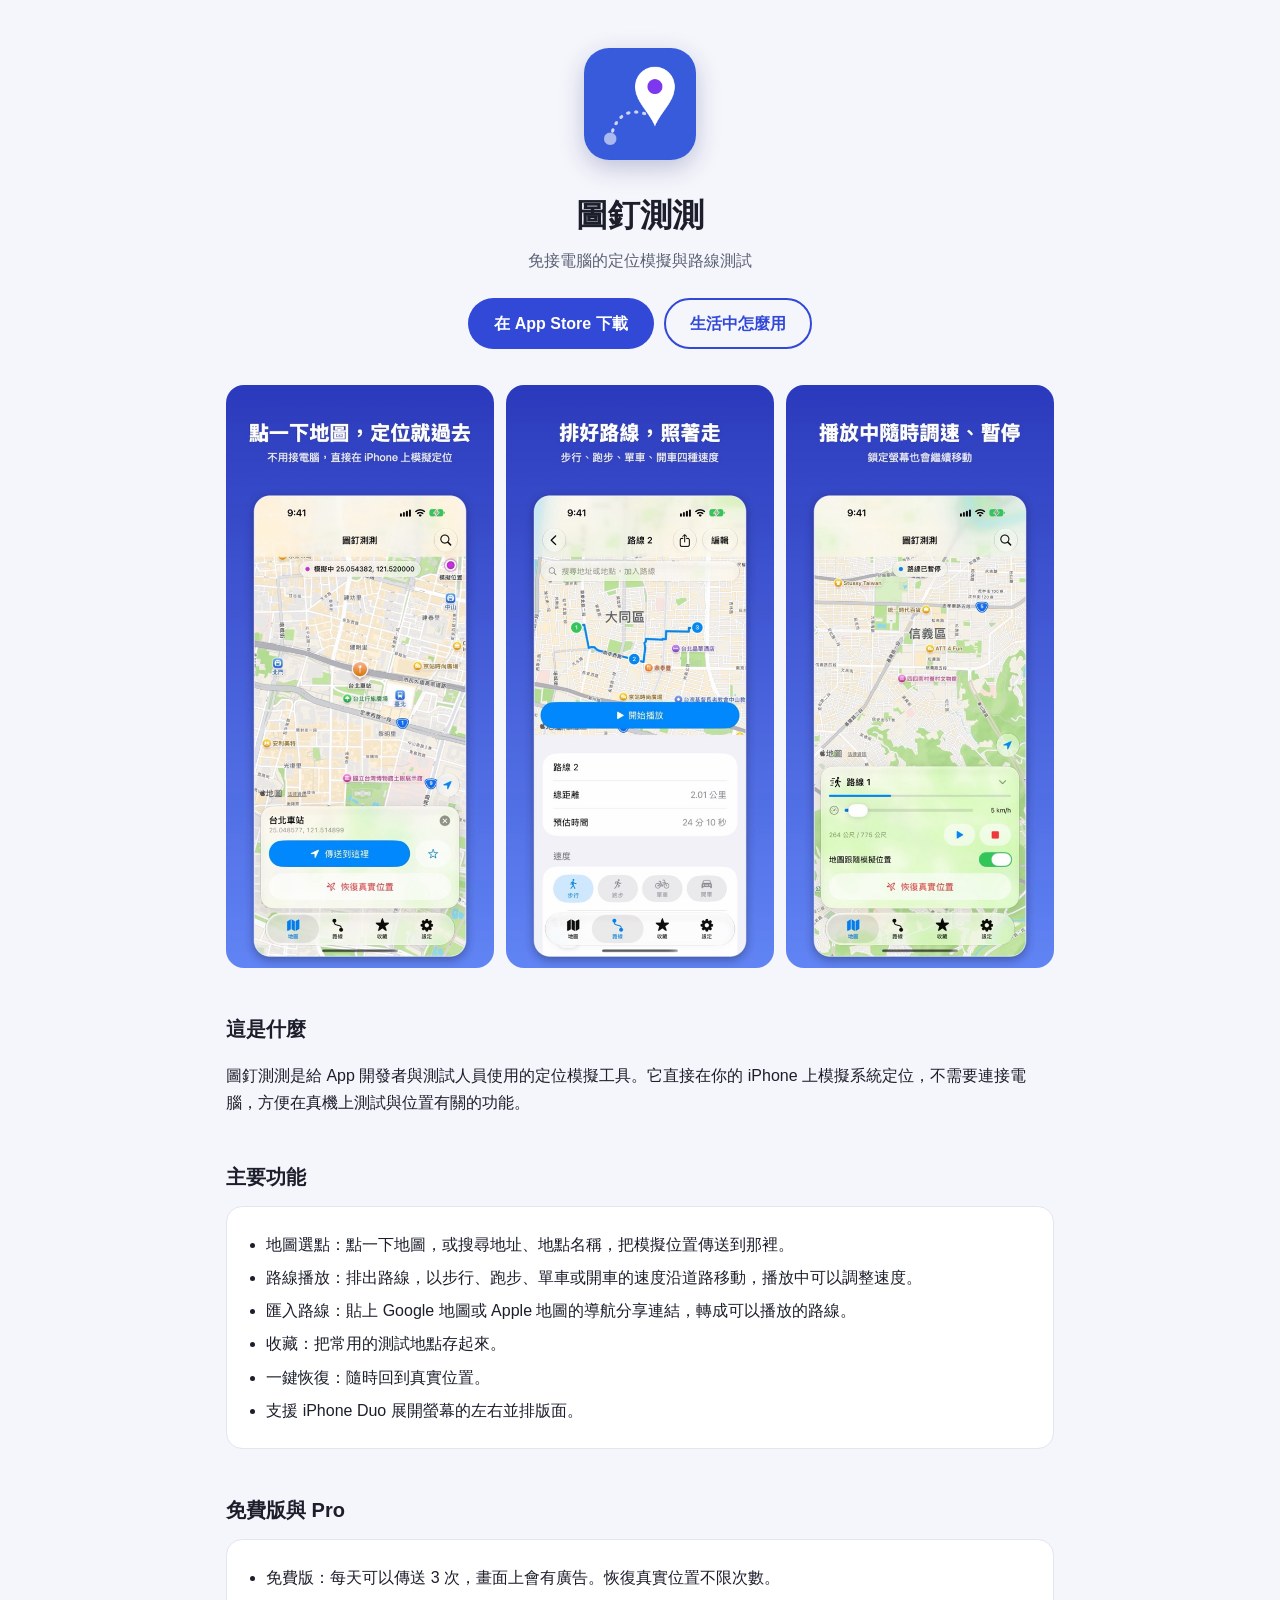
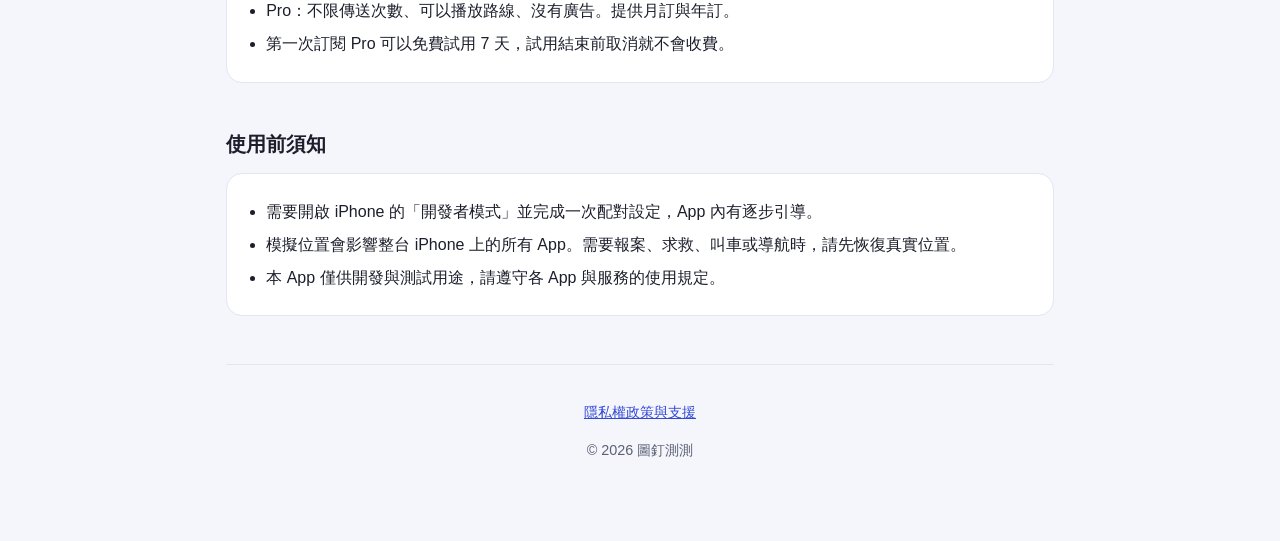
<file: index.html>
<!doctype html>
<html lang="zh-Hant">
<head>
<meta charset="utf-8">
<meta name="viewport" content="width=device-width, initial-scale=1">
<title>圖釘測測 - 免接電腦的定位模擬與路線測試</title>
<meta name="description" content="圖釘測測是給 App 開發者與測試人員使用的定位模擬工具，直接在 iPhone 上模擬系統定位，不用接電腦。">
<link rel="icon" href="icon.png">
<link rel="stylesheet" href="style.css">
</head>
<body>
<main>
  <header>
    <img src="icon.png" alt="圖釘測測 App 圖示">
    <h1>圖釘測測</h1>
    <p class="sub">免接電腦的定位模擬與路線測試</p>
    <div class="actions">
      <a class="btn" href="https://apps.apple.com/tw/app/id6832485936">在 App Store 下載</a>
      <a class="btn ghost" href="life.html">生活中怎麼用</a>
    </div>
  </header>

  <div class="shots">
    <img src="shot1.jpg" alt="在地圖上點選位置並傳送">
    <img src="shot2.jpg" alt="編輯路線並選擇移動速度">
    <img src="shot3.jpg" alt="路線播放中調整速度">
  </div>

  <h2>這是什麼</h2>
  <p>圖釘測測是給 App 開發者與測試人員使用的定位模擬工具。它直接在你的 iPhone 上模擬系統定位，不需要連接電腦，方便在真機上測試與位置有關的功能。</p>

  <h2>主要功能</h2>
  <div class="card">
    <ul>
      <li>地圖選點：點一下地圖，或搜尋地址、地點名稱，把模擬位置傳送到那裡。</li>
      <li>路線播放：排出路線，以步行、跑步、單車或開車的速度沿道路移動，播放中可以調整速度。</li>
      <li>匯入路線：貼上 Google 地圖或 Apple 地圖的導航分享連結，轉成可以播放的路線。</li>
      <li>收藏：把常用的測試地點存起來。</li>
      <li>一鍵恢復：隨時回到真實位置。</li>
      <li>支援 iPhone Duo 展開螢幕的左右並排版面。</li>
    </ul>
  </div>

  <h2>免費版與 Pro</h2>
  <div class="card">
    <ul>
      <li>免費版：每天可以傳送 3 次，畫面上會有廣告。恢復真實位置不限次數。</li>
      <li>Pro：不限傳送次數、可以播放路線、沒有廣告。提供月訂與年訂。</li>
      <li>第一次訂閱 Pro 可以免費試用 7 天，試用結束前取消就不會收費。</li>
    </ul>
  </div>

  <h2>使用前須知</h2>
  <div class="card">
    <ul>
      <li>需要開啟 iPhone 的「開發者模式」並完成一次配對設定，App 內有逐步引導。</li>
      <li>模擬位置會影響整台 iPhone 上的所有 App。需要報案、求救、叫車或導航時，請先恢復真實位置。</li>
      <li>本 App 僅供開發與測試用途，請遵守各 App 與服務的使用規定。</li>
    </ul>
  </div>

  <footer>
    <p><a href="https://sites.google.com/view/pinpin-privacy">隱私權政策與支援</a></p>
    <p>© 2026 圖釘測測</p>
  </footer>
</main>
</body>
</html>
</file>
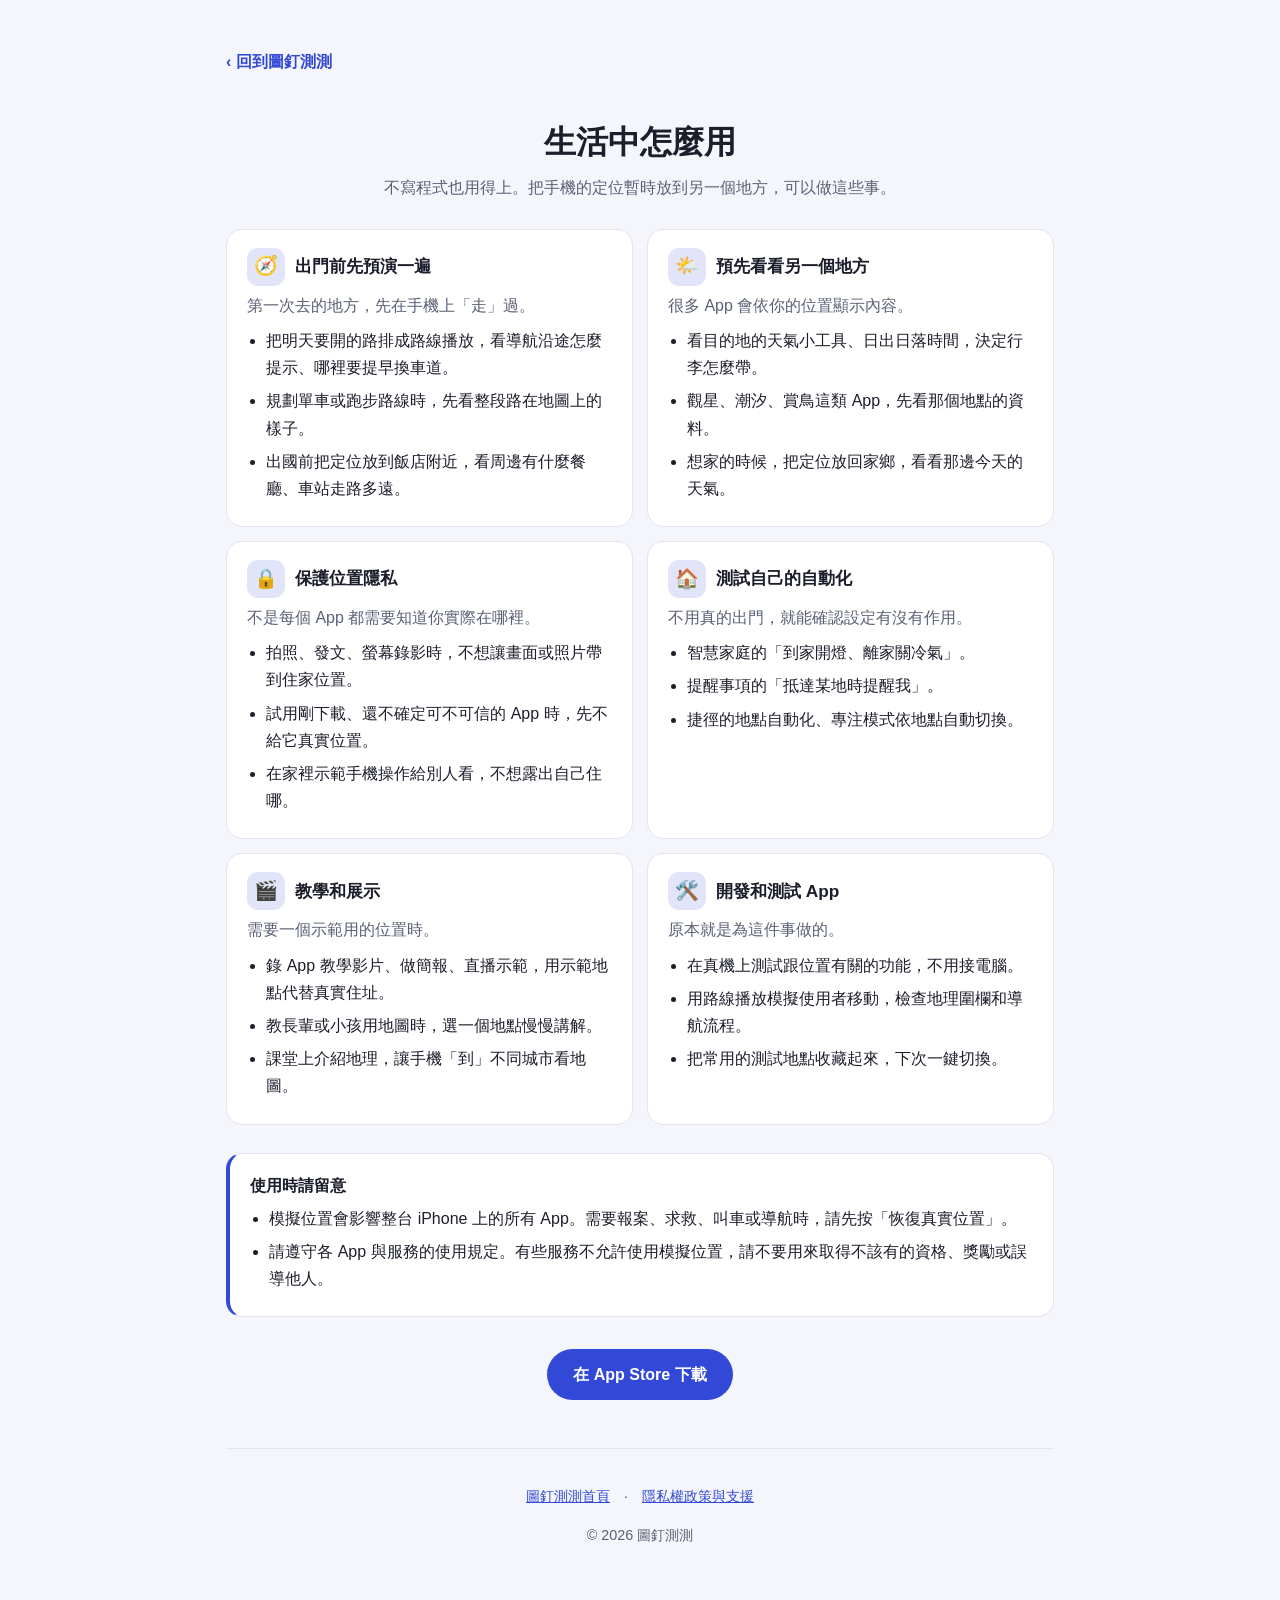
<file: life.html>
<!doctype html>
<html lang="zh-Hant">
<head>
<meta charset="utf-8">
<meta name="viewport" content="width=device-width, initial-scale=1">
<title>生活中怎麼用 - 圖釘測測</title>
<meta name="description" content="圖釘測測在日常生活裡的用法：出門前預演路線、預先看看目的地、保護位置隱私、測試智慧家庭自動化、錄教學影片。">
<link rel="icon" href="icon.png">
<link rel="stylesheet" href="style.css">
</head>
<body>
<main>
  <a class="back" href="./">‹ 回到圖釘測測</a>
  <header>
    <h1>生活中怎麼用</h1>
    <p class="sub">不寫程式也用得上。把手機的定位暫時放到另一個地方，可以做這些事。</p>
  </header>

  <div class="uses">
    <section class="card use">
      <h3><span class="ico" aria-hidden="true">🧭</span>出門前先預演一遍</h3>
      <p class="lead">第一次去的地方，先在手機上「走」過。</p>
      <ul>
        <li>把明天要開的路排成路線播放，看導航沿途怎麼提示、哪裡要提早換車道。</li>
        <li>規劃單車或跑步路線時，先看整段路在地圖上的樣子。</li>
        <li>出國前把定位放到飯店附近，看周邊有什麼餐廳、車站走路多遠。</li>
      </ul>
    </section>

    <section class="card use">
      <h3><span class="ico" aria-hidden="true">🌤️</span>預先看看另一個地方</h3>
      <p class="lead">很多 App 會依你的位置顯示內容。</p>
      <ul>
        <li>看目的地的天氣小工具、日出日落時間，決定行李怎麼帶。</li>
        <li>觀星、潮汐、賞鳥這類 App，先看那個地點的資料。</li>
        <li>想家的時候，把定位放回家鄉，看看那邊今天的天氣。</li>
      </ul>
    </section>

    <section class="card use">
      <h3><span class="ico" aria-hidden="true">🔒</span>保護位置隱私</h3>
      <p class="lead">不是每個 App 都需要知道你實際在哪裡。</p>
      <ul>
        <li>拍照、發文、螢幕錄影時，不想讓畫面或照片帶到住家位置。</li>
        <li>試用剛下載、還不確定可不可信的 App 時，先不給它真實位置。</li>
        <li>在家裡示範手機操作給別人看，不想露出自己住哪。</li>
      </ul>
    </section>

    <section class="card use">
      <h3><span class="ico" aria-hidden="true">🏠</span>測試自己的自動化</h3>
      <p class="lead">不用真的出門，就能確認設定有沒有作用。</p>
      <ul>
        <li>智慧家庭的「到家開燈、離家關冷氣」。</li>
        <li>提醒事項的「抵達某地時提醒我」。</li>
        <li>捷徑的地點自動化、專注模式依地點自動切換。</li>
      </ul>
    </section>

    <section class="card use">
      <h3><span class="ico" aria-hidden="true">🎬</span>教學和展示</h3>
      <p class="lead">需要一個示範用的位置時。</p>
      <ul>
        <li>錄 App 教學影片、做簡報、直播示範，用示範地點代替真實住址。</li>
        <li>教長輩或小孩用地圖時，選一個地點慢慢講解。</li>
        <li>課堂上介紹地理，讓手機「到」不同城市看地圖。</li>
      </ul>
    </section>

    <section class="card use">
      <h3><span class="ico" aria-hidden="true">🛠️</span>開發和測試 App</h3>
      <p class="lead">原本就是為這件事做的。</p>
      <ul>
        <li>在真機上測試跟位置有關的功能，不用接電腦。</li>
        <li>用路線播放模擬使用者移動，檢查地理圍欄和導航流程。</li>
        <li>把常用的測試地點收藏起來，下次一鍵切換。</li>
      </ul>
    </section>
  </div>

  <div class="card note">
    <strong>使用時請留意</strong>
    <ul>
      <li>模擬位置會影響整台 iPhone 上的所有 App。需要報案、求救、叫車或導航時，請先按「恢復真實位置」。</li>
      <li>請遵守各 App 與服務的使用規定。有些服務不允許使用模擬位置，請不要用來取得不該有的資格、獎勵或誤導他人。</li>
    </ul>
  </div>

  <p style="text-align:center; margin-top:32px;">
    <a class="btn" href="https://apps.apple.com/tw/app/id6832485936">在 App Store 下載</a>
  </p>

  <footer>
    <p><a href="./">圖釘測測首頁</a>　·　<a href="https://sites.google.com/view/pinpin-privacy">隱私權政策與支援</a></p>
    <p>© 2026 圖釘測測</p>
  </footer>
</main>
</body>
</html>
</file>
<file: style.css>
:root { --bg:#f5f6fb; --card:#fff; --text:#1c1e2b; --muted:#5b6075; --accent:#3248d6; --line:#e3e5ef; }
  @media (prefers-color-scheme: dark) {
    :root { --bg:#12131b; --card:#1c1e2b; --text:#eef0f8; --muted:#a3a8bd; --accent:#8fa2ff; --line:#2c2f40; }
  }
  * { box-sizing:border-box; }
  body { margin:0; background:var(--bg); color:var(--text);
         font-family:-apple-system,BlinkMacSystemFont,"PingFang TC","Noto Sans TC","Microsoft JhengHei",sans-serif; line-height:1.7; }
  main { max-width:860px; margin:0 auto; padding:48px 16px 64px; }
  header { text-align:center; }
  header img { width:112px; height:112px; border-radius:25px; box-shadow:0 8px 24px rgba(30,40,120,.25); }
  h1 { font-size:2rem; margin:20px 0 4px; }
  .sub { color:var(--muted); margin:0 0 24px; }
  .btn { display:inline-block; background:var(--accent); color:#fff; text-decoration:none; font-weight:700;
         padding:12px 26px; border-radius:999px; }
  @media (prefers-color-scheme: dark) { .btn { color:#12131b; } }
  h2 { font-size:1.25rem; margin:44px 0 12px; }
  .shots { display:grid; grid-template-columns:repeat(3,1fr); gap:12px; margin-top:36px; }
  .shots img { width:100%; border-radius:18px; display:block; }
  ul { padding-left:1.2em; margin:0; }
  li { margin:6px 0; }
  .card { background:var(--card); border:1px solid var(--line); border-radius:16px; padding:18px 20px; }
  footer { margin-top:48px; padding-top:20px; border-top:1px solid var(--line); color:var(--muted); font-size:.9rem; text-align:center; }
  a { color:var(--accent); }
  @media (max-width:560px) { .shots { grid-template-columns:1fr; max-width:320px; margin-left:auto; margin-right:auto; } h1 { font-size:1.6rem; } }
  .btn.ghost { background:transparent; color:var(--accent); border:2px solid var(--accent); padding:10px 24px; }
  .actions { display:flex; flex-wrap:wrap; gap:10px; justify-content:center; }
  .actions .btn { margin:0; }
  .uses { display:grid; grid-template-columns:repeat(2,1fr); gap:14px; margin-top:28px; }
  .use h3 { margin:0 0 6px; font-size:1.08rem; display:flex; align-items:center; gap:10px; }
  .use .ico { flex:none; width:38px; height:38px; border-radius:11px; display:grid; place-items:center; font-size:1.2rem;
              background:color-mix(in srgb, var(--accent) 14%, transparent); }
  .use p.lead { margin:0 0 8px; color:var(--muted); }
  .note { margin-top:28px; border-left:4px solid var(--accent); }
  .back { display:inline-block; margin-bottom:20px; text-decoration:none; font-weight:600; }
  @media (max-width:640px) { .uses { grid-template-columns:1fr; } }
</file>
